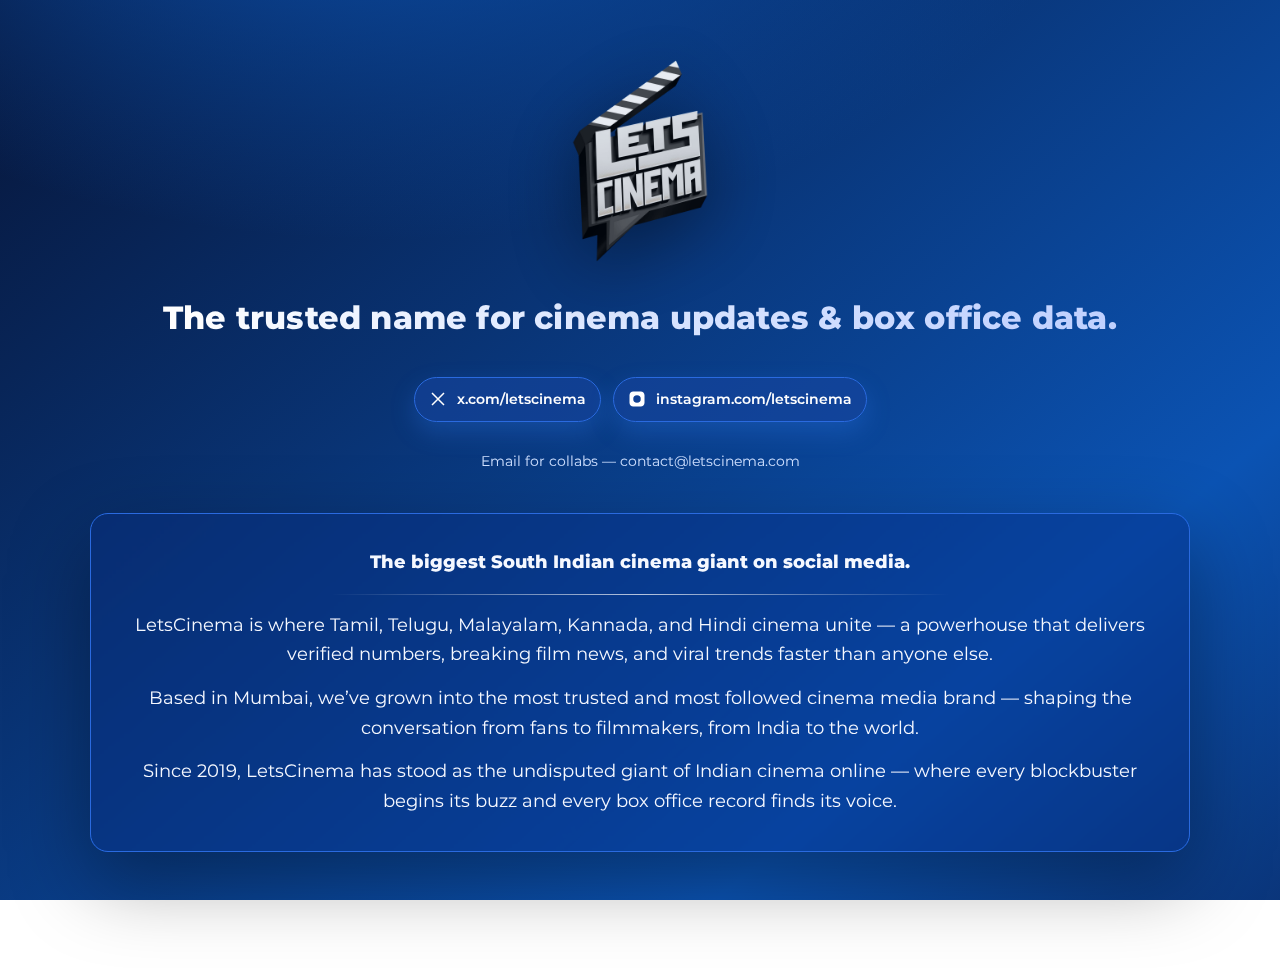
<file: index.html>
<!DOCTYPE html>
<html lang="en">
<head>
  <meta charset="utf-8" />
  <meta name="viewport" content="width=device-width, initial-scale=1" />
  <title>LetsCinema — The trusted name for cinema updates & box office data</title>
  <meta name="description" content="LetsCinema — The biggest South Indian cinema giant on social media. Verified numbers, breaking film news, and viral trends.">
  <link href="https://fonts.googleapis.com/css2?family=Montserrat:wght@400;600;800&display=swap" rel="stylesheet">
  <style>
    :root{
      --bg1:#0a1842;
      --bg2:#0b53b3;
      --bg3:#0d2f79;
      --ink:#f5f8ff;
      --muted:#cfe0ff;
      --stroke:#2a6adf;
      --glass:rgba(15,45,110,.45);
      --shadow:0 30px 80px rgba(0,0,0,.35);
      --radius:18px;
    }
    *{box-sizing:border-box}
    html,body{min-height:100%}
    body{
      margin:0; color:var(--ink);
      font-family:Montserrat,system-ui,-apple-system,Segoe UI,Roboto,Ubuntu,Arial;
      line-height:1.65;
      background:
        radial-gradient(1200px 700px at 15% -10%, var(--bg2), transparent 60%),
        radial-gradient(900px 700px at 110% 10%, #0a4aa3, transparent 60%),
        linear-gradient(140deg, #071538, var(--bg2) 38%, var(--bg1) 62%);
      background-attachment: fixed;
      overflow-x:hidden;
    }
    /* subtle animated sheen */
    @keyframes ambient {
      0%,100% { background-position: 50% 0%; }
      50% { background-position: 50% 100%; }
    }
    body{background-size:200% 200%; animation: ambient 22s ease-in-out infinite;}
    @media (prefers-reduced-motion:reduce){ body{animation:none} }

    .wrap{width:min(1100px,92%); margin-inline:auto; padding:56px 0 80px}

    /* HERO */
    .hero{display:flex; flex-direction:column; align-items:center; text-align:center; gap:18px; margin-bottom:40px}
    .brand{width:210px; max-width:55vw; opacity:.9; filter:drop-shadow(0 16px 36px rgba(0,0,0,.45))}
    .title{margin:8px 0 14px; font-weight:800; font-size:clamp(22px,2.6vw,32px);
      letter-spacing:.2px; background:linear-gradient(90deg,#fff,#dfe9ff 40%,#bfd0ff);
      -webkit-background-clip:text; background-clip:text; color:transparent;}
    .socials{display:flex; gap:12px; flex-wrap:wrap; justify-content:center}
    .chip{display:inline-flex; align-items:center; gap:10px; padding:10px 14px;
      border-radius:999px; border:1px solid var(--stroke); background:rgba(22,68,158,.6);
      color:#fff; text-decoration:none; font-weight:600; font-size:14px; box-shadow:0 10px 24px rgba(52,132,255,.25); transition:transform .2s ease}
    .chip:hover{transform:translateY(-1px)}
    .chip svg{width:18px; height:18px; fill:#fff}
    .email{margin-top:10px; color:var(--muted); font-size:14px}

    /* SINGLE PREMIUM SECTION */
    .panel{
      margin-top:34px;
      background:var(--glass);
      border:1px solid var(--stroke);
      border-radius:var(--radius);
      box-shadow:var(--shadow);
      backdrop-filter:saturate(120%) blur(1px);
      padding: clamp(18px, 3.5vw, 34px);
      text-align:center;
    }
    .panel p{margin:0; font-size:clamp(15px,1.55vw,18px)}
    .panel p + p{margin-top:14px}
    .panel strong{font-weight:800}

    /* Divider */
    .rule{height:1px; background:linear-gradient(90deg,rgba(255,255,255,.0),rgba(255,255,255,.7),rgba(255,255,255,.0)); margin:16px auto; width:60%}

    /* Footer spacer */
    .spacer{height:36px}
  </style>
</head>
<body>
  <main class="wrap">
    <section class="hero" aria-label="Intro">
      <img src="assets/logo.png" class="brand" alt="LetsCinema logo">
      <h1 class="title">The trusted name for cinema updates &amp; box office data.</h1>
      <nav class="socials" aria-label="Social links">
        <a class="chip" href="https://x.com/letscinema" target="_blank" rel="noopener" aria-label="X">
          <svg viewBox="0 0 24 24" aria-hidden="true"><path d="M4 4l16 16M20 4L4 20" stroke="#fff" stroke-width="2"/></svg>
          x.com/letscinema
        </a>
        <a class="chip" href="https://instagram.com/letscinema" target="_blank" rel="noopener" aria-label="Instagram">
          <svg viewBox="0 0 24 24" aria-hidden="true"><path d="M7 2C4.24 2 2 4.24 2 7v10c0 2.76 2.24 5 5 5h10c2.76 0 5-2.24 5-5V7c0-2.76-2.24-5-5-5H7zm5 5a5 5 0 110 10 5 5 0 010-10z"/></svg>
          instagram.com/letscinema
        </a>
      </nav>
      <div class="email">Email for collabs — contact@letscinema.com</div>
    </section>

    <section class="panel" aria-label="About LetsCinema">
      <p><strong>The biggest South Indian cinema giant on social media.</strong></p>
      <div class="rule"></div>
      <p>LetsCinema is where Tamil, Telugu, Malayalam, Kannada, and Hindi cinema unite — a powerhouse that delivers verified numbers, breaking film news, and viral trends faster than anyone else.</p>
      <p>Based in Mumbai, we’ve grown into the most trusted and most followed cinema media brand — shaping the conversation from fans to filmmakers, from India to the world.</p>
      <p>Since 2019, LetsCinema has stood as the undisputed giant of Indian cinema online — where every blockbuster begins its buzz and every box office record finds its voice.</p>
    </section>

    <div class="spacer"></div>
  </main>
</body>
</html>
</file>
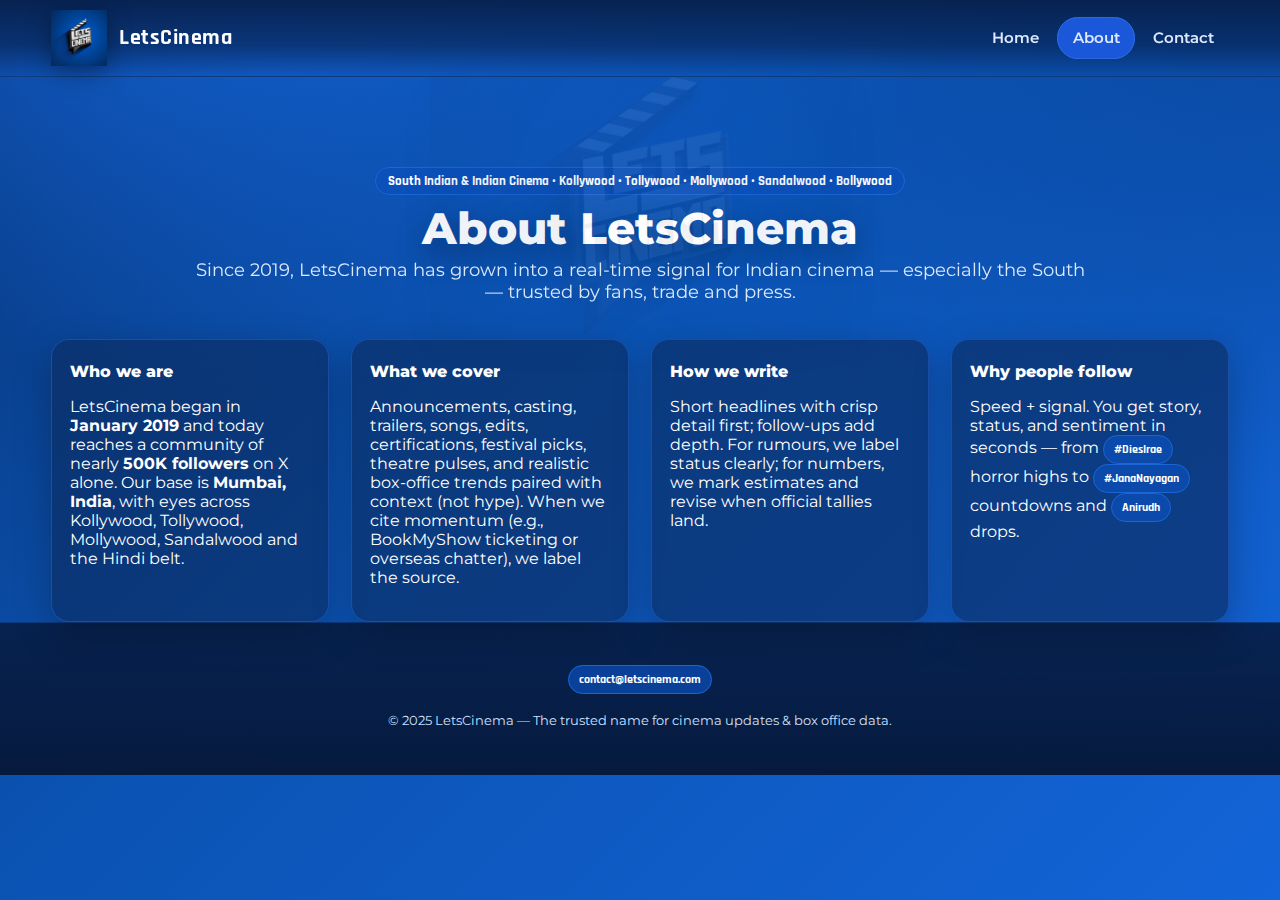
<file: about.html>
<!DOCTYPE html>
<html lang="en">
<head>
  <meta charset="utf-8" />
  <meta name="viewport" content="width=device-width, initial-scale=1" />
  <title>About — LetsCinema</title>
  <meta name="description" content="LetsCinema — The trusted name for cinema updates & box office data." />
  <link href="https://fonts.googleapis.com/css2?family=Montserrat:wght@400;600;800&family=Rajdhani:wght@500;700&display=swap" rel="stylesheet">
  <link rel="stylesheet" href="css/styles.css">
</head>
<body>
  <header>
    <div class="container nav">
      <div class="brand">
        <img src="assets/logo.jpg" alt="LetsCinema logo" />
        <h1>LetsCinema</h1>
      </div>
      
    <nav>
      <a href="index.html" class="">Home</a>
      <a href="about.html" class="active">About</a>
      <a href="contact.html" class="">Contact</a>
    </nav>
    </div>
  </header>
  <section class="hero">
    <div class="container">
      <span class="kicker">South Indian & Indian Cinema • Kollywood • Tollywood • Mollywood • Sandalwood • Bollywood</span>
      <h1>About LetsCinema</h1>
      <p>Since 2019, LetsCinema has grown into a real-time signal for Indian cinema — especially the South — trusted by fans, trade and press.</p>
    </div>
  </section>
  <main>
    <div class="container">
      
<div class="grid cards">
  <article class="card">
    <h4>Who we are</h4>
    <p>LetsCinema began in <strong>January 2019</strong> and today reaches a community of nearly <strong>500K followers</strong> on X alone. Our base is <strong>Mumbai, India</strong>, with eyes across Kollywood, Tollywood, Mollywood, Sandalwood and the Hindi belt.</p>
  </article>
  <article class="card">
    <h4>What we cover</h4>
    <p>Announcements, casting, trailers, songs, edits, certifications, festival picks, theatre pulses, and realistic box-office trends paired with context (not hype). When we cite momentum (e.g., BookMyShow ticketing or overseas chatter), we label the source.</p>
  </article>
  <article class="card">
    <h4>How we write</h4>
    <p>Short headlines with crisp detail first; follow-ups add depth. For rumours, we label status clearly; for numbers, we mark estimates and revise when official tallies land.</p>
  </article>
  <article class="card">
    <h4>Why people follow</h4>
    <p>Speed + signal. You get story, status, and sentiment in seconds — from <span class="badge">#DiesIrae</span> horror highs to <span class="badge">#JanaNayagan</span> countdowns and <span class="badge">Anirudh</span> drops.</p>
  </article>
</div>

    </div>
  </main>
  <footer>
    <div class="container">
      <p><span class="badge">contact@letscinema.com</span></p>
      <small>© 2025 LetsCinema — The trusted name for cinema updates &amp; box office data.</small>
    </div>
  </footer>
</body>
</html>
</file>
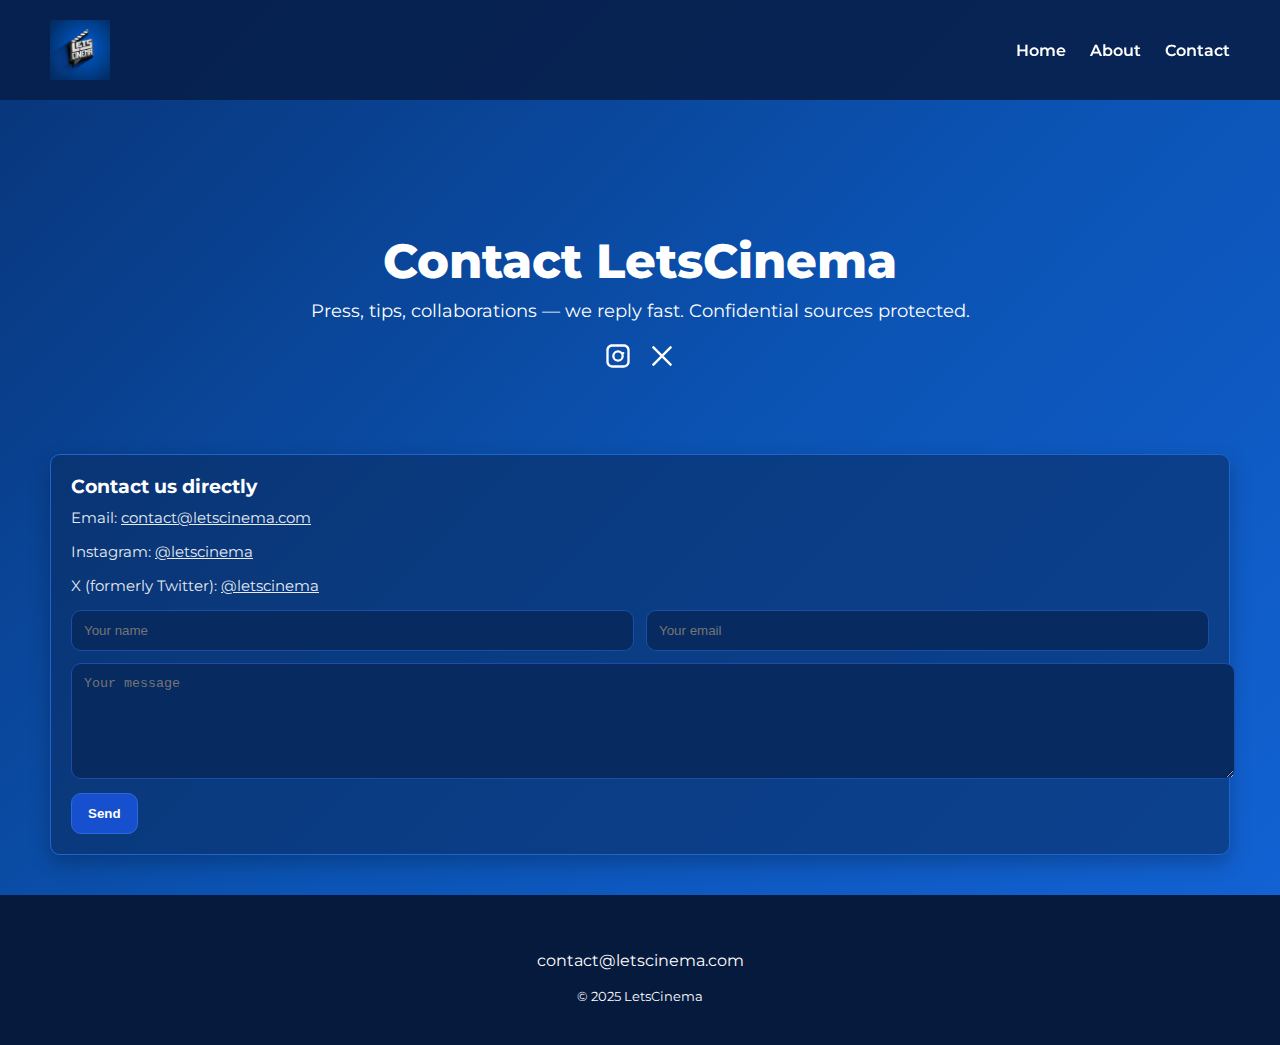
<file: contact.html>
<!DOCTYPE html>
<html lang="en">
<head>
<meta charset="utf-8" />
<meta name="viewport" content="width=device-width, initial-scale=1" />
<title>Contact — LetsCinema</title>

<link href="https://fonts.googleapis.com/css2?family=Montserrat:wght@400;600;800&family=Rajdhani:wght@500;700&display=swap" rel="stylesheet">
<style>
body{margin:0;background:linear-gradient(135deg,#083477,#0b53b3 50%,#1364d8);font-family:'Montserrat',sans-serif;color:#fff;}
header{display:flex;justify-content:space-between;align-items:center;padding:20px 50px;background:rgba(7,31,74,0.9);position:sticky;top:0;z-index:10;}
header img{height:60px;}
nav a{color:#fff;margin-left:20px;text-decoration:none;font-weight:600;}
.hero{text-align:center;padding:100px 20px 40px;}
.hero h1{font-size:48px;font-weight:800;margin-bottom:10px;}
.hero p{font-size:18px;max-width:700px;margin:0 auto 20px;}
.socials{margin-top:20px;display:flex;justify-content:center;gap:16px;}
.socials a svg{fill:#fff;width:28px;height:28px;}
.posts{display:grid;grid-template-columns:repeat(auto-fit,minmax(300px,1fr));gap:20px;padding:40px 50px;}
.card{background:rgba(10,45,99,0.6);border:1px solid #1b66d2;border-radius:10px;padding:20px;box-shadow:0 8px 20px rgba(0,0,0,0.25);}
.card h3{margin:0 0 10px;}
.card p{margin:0 0 15px;font-size:15px;opacity:0.9;}
footer{text-align:center;padding:40px 20px;background:#061a3e;}
.container{width:min(1200px,92%);margin-inline:auto;}
</style>

</head>
<body>
<header>
  <img src="assets/logo.jpg" alt="LetsCinema Logo">
  <nav>
    <a href="index.html">Home</a>
    <a href="about.html">About</a>
    <a href="contact.html">Contact</a>
  </nav>
</header>
<section class="hero">
  <h1>Contact LetsCinema</h1>
  <p>Press, tips, collaborations — we reply fast. Confidential sources protected.</p>
  <div class="socials">
    <a href="https://instagram.com/letscinema" target="_blank" aria-label="Instagram">
      <svg xmlns="http://www.w3.org/2000/svg" viewBox="0 0 24 24"><path d="M7 2C4.24 2 2 4.24 2 7v10c0 2.76 2.24 5 5 5h10c2.76 0 5-2.24 5-5V7c0-2.76-2.24-5-5-5H7zm0 2h10c1.65 0 3 1.35 3 3v10c0 1.65-1.35 3-3 3H7c-1.65 0-3-1.35-3-3V7c0-1.65 1.35-3 3-3zm5 3a5 5 0 100 10 5 5 0 000-10zm0 2a3 3 0 110 6 3 3 0 010-6zm4.5-.5a1 1 0 100 2 1 1 0 000-2z"/></svg>
    </a>
    <a href="https://x.com/letscinema" target="_blank" aria-label="X (Twitter)">
      <svg xmlns="http://www.w3.org/2000/svg" viewBox="0 0 24 24"><path d="M4 4l16 16M20 4L4 20" stroke="#fff" stroke-width="2"/></svg>
    </a>
  </div>
</section>
<section class="posts">
  <div class="card">
    <h3>Contact us directly</h3>
    <p>Email: <a href="mailto:contact@letscinema.com" style="color:#fff;">contact@letscinema.com</a></p>
    <p>Instagram: <a href="https://instagram.com/letscinema" style="color:#fff;" target="_blank">@letscinema</a></p>
    <p>X (formerly Twitter): <a href="https://x.com/letscinema" style="color:#fff;" target="_blank">@letscinema</a></p>
    <form onsubmit="event.preventDefault(); alert('Thanks — we received your message.');" style="margin-top:12px">
      <div style="display:grid;grid-template-columns:1fr 1fr;gap:12px;margin-bottom:12px">
        <input required placeholder="Your name" style="padding:12px;border-radius:10px;border:1px solid #1b4ea7;background:#072a60;color:#eaf1ff">
        <input type="email" required placeholder="Your email" style="padding:12px;border-radius:10px;border:1px solid #1b4ea7;background:#072a60;color:#eaf1ff">
      </div>
      <textarea required placeholder="Your message" rows="6" style="width:100%;padding:12px;border-radius:10px;border:1px solid #1b4ea7;background:#072a60;color:#eaf1ff"></textarea>
      <div style="margin-top:10px"><button style="padding:12px 16px;border-radius:10px;border:1px solid #2a6be0;background:#1650cf;color:#fff;font-weight:700">Send</button></div>
    </form>
  </div>
</section>
<footer><p>contact@letscinema.com</p><small>© 2025 LetsCinema</small></footer>
</body>
</html>
</file>
<file: css/styles.css>
:root{
  --blue-deep:#083477;
  --blue-mid:#0b53b3;
  --blue-bright:#1364d8;
  --accent:#ffffff;
}
*{box-sizing:border-box}
html,body{height:100%}
body{
  margin:0; color:var(--accent);
  font-family:Montserrat, system-ui, -apple-system, Segoe UI, Roboto, Ubuntu, 'Helvetica Neue', Arial, 'Noto Sans';
  background:
    radial-gradient(1200px 800px at 20% -10%, var(--blue-bright), transparent 60%),
    radial-gradient(1000px 700px at 100% 0%, #0a4aa3, transparent 70%),
    linear-gradient(135deg, var(--blue-deep), var(--blue-mid) 40%, var(--blue-bright));
  background-attachment: fixed;
}
a{color:#dfe9ff; text-decoration:none}
a:hover{opacity:.9}
.container{width:min(1200px,92%); margin-inline:auto}
header{
  position:sticky; top:0; z-index:1000;
  background:linear-gradient(180deg, #071f4aee, #071f4a99 60%, transparent);
  backdrop-filter: blur(6px);
  border-bottom:1px solid #0e3b80;
}
.nav{display:flex; align-items:center; justify-content:space-between; gap:1rem; padding:10px 0}
.brand{display:flex; align-items:center; gap:12px}
.brand img{height:56px; width:auto; filter:drop-shadow(0 6px 12px rgba(0,0,0,.35))}
.brand h1{font:700 22px/1 Rajdhani, sans-serif; letter-spacing:.5px; margin:0}
nav a{padding:.65rem .9rem; border-radius:999px; font-weight:600; font-size:.95rem}
nav a:hover{background:#0b3f8db3}
nav a.active{background:#1b57d9; border:1px solid #2a6be0}
.hero{position:relative; padding:90px 0 36px; text-align:center}
.hero::before{content:"";position:absolute;inset:0;opacity:.06;background:url('../assets/logo.jpg') no-repeat center/420px auto;pointer-events:none;filter:drop-shadow(0 8px 24px rgba(0,0,0,.4))}
.hero h1{font:800 44px/1.05 Montserrat, sans-serif; margin:10px 0 8px; text-shadow:0 10px 30px rgba(0,0,0,.35)}
.hero p{font-size:18px; color:#e8f0ff; opacity:.95; max-width:900px; margin:6px auto 0}
section{padding:30px 0 60px}
h3.section-title{font:700 26px/1.2 Rajdhani, sans-serif; margin:0 0 18px; letter-spacing:.5px}
.grid{display:grid; gap:22px}
.grid.cards{grid-template-columns:repeat(auto-fit,minmax(270px,1fr))}
.card{background:#0a2d63aa; border:1px solid #1b4ea7; border-radius:18px; padding:18px; box-shadow:0 12px 36px rgba(0,0,0,.25)}
.card h4{margin:4px 0 8px; font-weight:800}
.meta{font-size:12px; opacity:.85; margin-bottom:8px}
.kicker{display:inline-block; background:#0b4fbab3; border:1px solid #1b66d2; padding:6px 12px; border-radius:999px; font:700 13px/1.1 Rajdhani}
.badge{display:inline-block;background:#0b4fbab3;border:1px solid #1b66d2;padding:6px 10px;border-radius:999px;font:700 12px Rajdhani}
blockquote{margin:0; padding:14px 16px; border-left:3px solid #2a6be0; background:#0a2d63aa; border-radius:12px}
footer{padding:26px 0 46px; background:linear-gradient(180deg, #071f4aee, #061a3e); border-top:1px solid #0e3b80; text-align:center}
footer small{color:#cfe1ff}
@media (max-width:620px){
  nav{display:none}
  .hero h1{font-size:32px}
}
</file>
